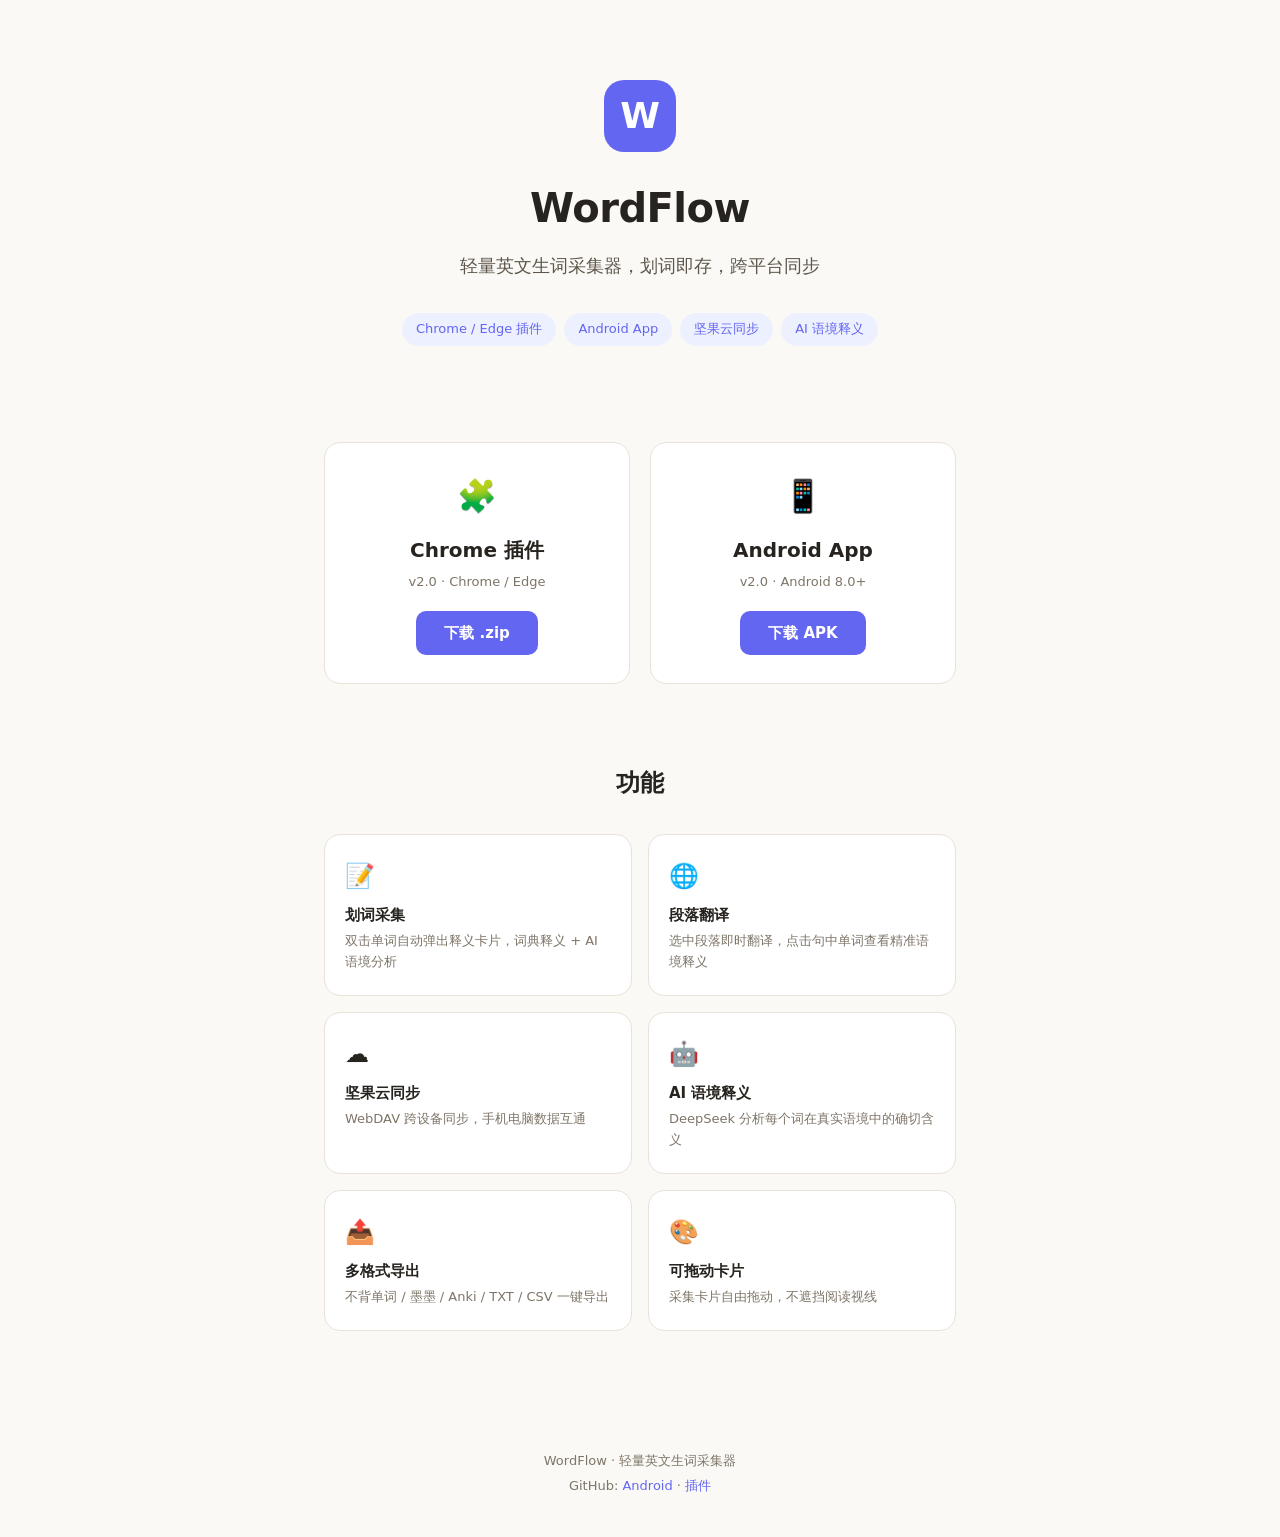
<file: index.html>
<!DOCTYPE html>
<html lang="zh-CN">
<head>
<meta charset="UTF-8">
<meta name="viewport" content="width=device-width, initial-scale=1.0">
<title>WordFlow — 轻量英文生词采集器</title>
<style>
:root {
  --accent: #6366F1;
  --accent-hover: #4F46E5;
  --green: #1A6B5A;
  --surface: #FAF9F5;
  --card: #FFFFFF;
  --text: #27231F;
  --text2: #5E564B;
  --text3: #7E7568;
  --border: #E8E3DA;
  --radius: 16px;
  --font: -apple-system, BlinkMacSystemFont, "Segoe UI", "PingFang SC", "Noto Sans SC", system-ui, sans-serif;
}

* { margin: 0; padding: 0; box-sizing: border-box; }

body {
  font-family: var(--font);
  background: var(--surface);
  color: var(--text);
  line-height: 1.6;
  min-height: 100vh;
}

/* Hero */
.hero {
  text-align: center;
  padding: 80px 24px 60px;
}

.hero-icon {
  width: 72px;
  height: 72px;
  background: var(--accent);
  border-radius: 20px;
  display: inline-flex;
  align-items: center;
  justify-content: center;
  font-size: 36px;
  color: #fff;
  font-weight: 700;
  margin-bottom: 24px;
}

.hero h1 {
  font-size: 40px;
  font-weight: 700;
  letter-spacing: -0.5px;
  margin-bottom: 12px;
}

.hero p {
  font-size: 18px;
  color: var(--text2);
  max-width: 440px;
  margin: 0 auto 32px;
}

.hero-badges {
  display: flex;
  gap: 8px;
  justify-content: center;
  flex-wrap: wrap;
  margin-bottom: 36px;
}

.badge {
  padding: 6px 14px;
  border-radius: 20px;
  font-size: 13px;
  font-weight: 500;
  background: #EDF0FF;
  color: var(--accent);
}

/* Download section */
.download-section {
  max-width: 680px;
  margin: 0 auto;
  padding: 0 24px 80px;
}

.download-grid {
  display: grid;
  grid-template-columns: 1fr 1fr;
  gap: 20px;
}

@media (max-width: 600px) {
  .download-grid { grid-template-columns: 1fr; }
}

.download-card {
  background: var(--card);
  border-radius: var(--radius);
  padding: 28px 24px;
  border: 1px solid var(--border);
  text-align: center;
}

.download-card .icon {
  font-size: 32px;
  margin-bottom: 12px;
}

.download-card h3 {
  font-size: 20px;
  margin-bottom: 6px;
}

.download-card .meta {
  font-size: 13px;
  color: var(--text3);
  margin-bottom: 18px;
}

.download-btn {
  display: inline-block;
  padding: 10px 28px;
  background: var(--accent);
  color: #fff;
  border-radius: 10px;
  text-decoration: none;
  font-weight: 600;
  font-size: 15px;
  transition: background 0.15s;
}

.download-btn:hover { background: var(--accent-hover); }

.download-btn.secondary {
  background: transparent;
  color: var(--accent);
  border: 1px solid var(--accent);
  margin-left: 8px;
}

.download-btn.secondary:hover { background: #EDF0FF; }

/* Features */
.features {
  max-width: 680px;
  margin: 0 auto;
  padding: 0 24px 80px;
}

.features h2 {
  text-align: center;
  font-size: 24px;
  margin-bottom: 32px;
}

.feature-grid {
  display: grid;
  grid-template-columns: 1fr 1fr;
  gap: 16px;
}

@media (max-width: 600px) {
  .feature-grid { grid-template-columns: 1fr; }
}

.feature-item {
  background: var(--card);
  border-radius: var(--radius);
  padding: 22px 20px;
  border: 1px solid var(--border);
}

.feature-item .f-icon {
  font-size: 24px;
  margin-bottom: 8px;
}

.feature-item h4 {
  font-size: 15px;
  margin-bottom: 4px;
}

.feature-item p {
  font-size: 13px;
  color: var(--text3);
}

/* Footer */
footer {
  text-align: center;
  padding: 40px 24px;
  color: var(--text3);
  font-size: 13px;
}

footer a {
  color: var(--accent);
  text-decoration: none;
}
</style>
</head>
<body>

<div class="hero">
  <div class="hero-icon">W</div>
  <h1>WordFlow</h1>
  <p>轻量英文生词采集器，划词即存，跨平台同步</p>
  <div class="hero-badges">
    <span class="badge">Chrome / Edge 插件</span>
    <span class="badge">Android App</span>
    <span class="badge">坚果云同步</span>
    <span class="badge">AI 语境释义</span>
  </div>
</div>

<div class="download-section">
  <div class="download-grid">
    <div class="download-card">
      <div class="icon">🧩</div>
      <h3>Chrome 插件</h3>
      <div class="meta">v2.0 · Chrome / Edge</div>
      <a class="download-btn" href="https://github.com/ysy264/wordflow_plugin/releases/latest" target="_blank">下载 .zip</a>
    </div>
    <div class="download-card">
      <div class="icon">📱</div>
      <h3>Android App</h3>
      <div class="meta">v2.0 · Android 8.0+</div>
      <a class="download-btn" href="https://github.com/ysy264/wordflow_android/releases/latest" target="_blank">下载 APK</a>
    </div>
  </div>
</div>

<div class="features">
  <h2>功能</h2>
  <div class="feature-grid">
    <div class="feature-item">
      <div class="f-icon">📝</div>
      <h4>划词采集</h4>
      <p>双击单词自动弹出释义卡片，词典释义 + AI 语境分析</p>
    </div>
    <div class="feature-item">
      <div class="f-icon">🌐</div>
      <h4>段落翻译</h4>
      <p>选中段落即时翻译，点击句中单词查看精准语境释义</p>
    </div>
    <div class="feature-item">
      <div class="f-icon">☁️</div>
      <h4>坚果云同步</h4>
      <p>WebDAV 跨设备同步，手机电脑数据互通</p>
    </div>
    <div class="feature-item">
      <div class="f-icon">🤖</div>
      <h4>AI 语境释义</h4>
      <p>DeepSeek 分析每个词在真实语境中的确切含义</p>
    </div>
    <div class="feature-item">
      <div class="f-icon">📤</div>
      <h4>多格式导出</h4>
      <p>不背单词 / 墨墨 / Anki / TXT / CSV 一键导出</p>
    </div>
    <div class="feature-item">
      <div class="f-icon">🎨</div>
      <h4>可拖动卡片</h4>
      <p>采集卡片自由拖动，不遮挡阅读视线</p>
    </div>
  </div>
</div>

<footer>
  <p>WordFlow · 轻量英文生词采集器</p>
  <p style="margin-top:4px">GitHub: <a href="https://github.com/ysy264/wordflow_android" target="_blank">Android</a> · <a href="https://github.com/ysy264/wordflow_plugin" target="_blank">插件</a></p>
</footer>

</body>
</html>
</file>
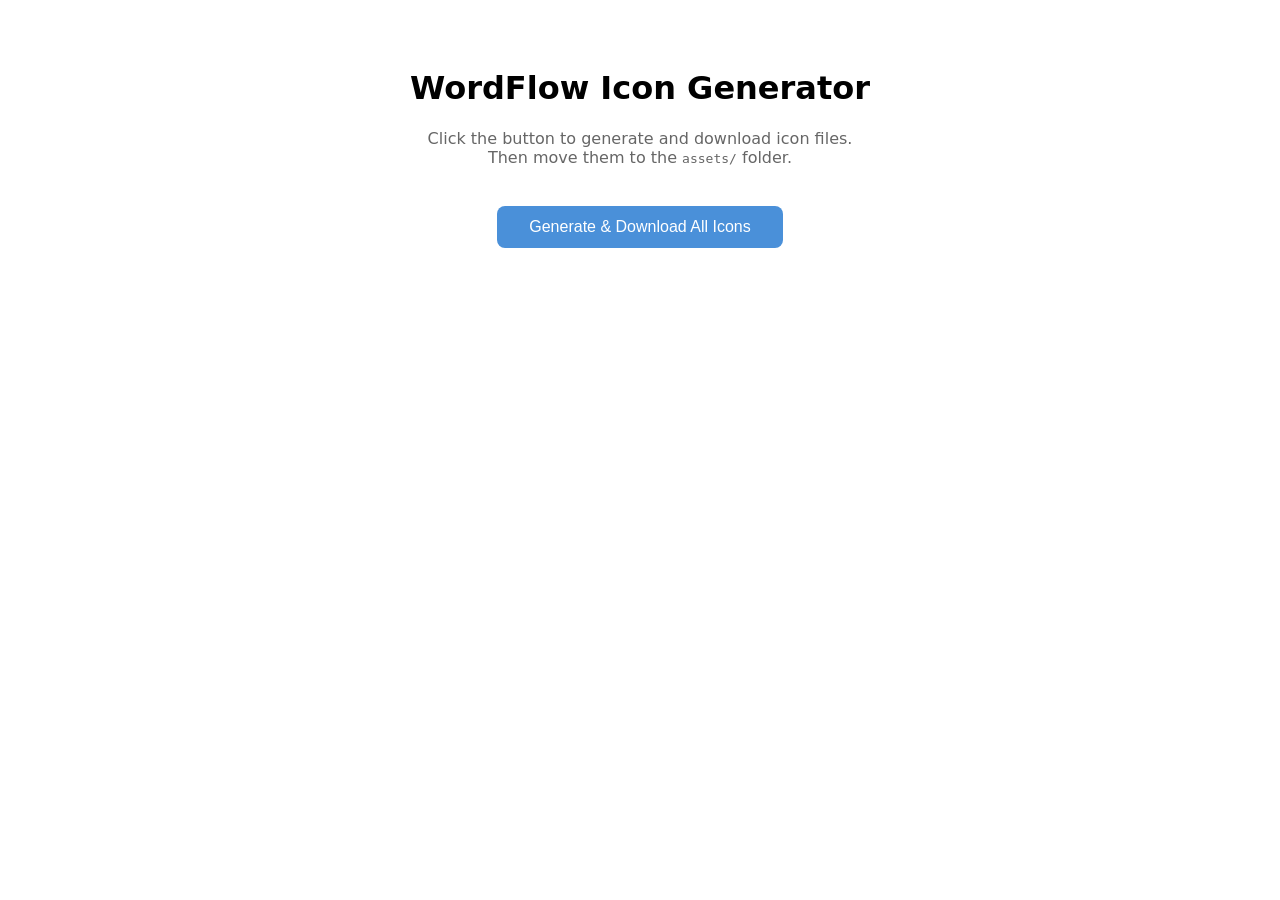
<file: generate_icons.html>
<!DOCTYPE html>
<html>
<head>
  <meta charset="UTF-8">
  <title>WordFlow Icon Generator</title>
  <style>
    body { font-family: system-ui; padding: 40px; text-align: center; }
    canvas { border: 1px solid #eee; margin: 10px; }
    .info { color: #666; margin: 20px 0; }
    button { padding: 12px 32px; font-size: 16px; background: #4A90D9; color: #fff; border: none; border-radius: 8px; cursor: pointer; }
    button:hover { background: #3d7fc4; }
    .done { color: #27ae60; font-weight: bold; margin-top: 20px; }
  </style>
</head>
<body>
  <h1>WordFlow Icon Generator</h1>
  <p class="info">Click the button to generate and download icon files.<br>Then move them to the <code>assets/</code> folder.</p>
  <div id="canvases"></div>
  <br>
  <button onclick="generateAll()">Generate & Download All Icons</button>
  <div id="status"></div>

  <script>
    const sizes = [16, 48, 128];

    function drawIcon(size) {
      const canvas = document.createElement('canvas');
      canvas.width = size;
      canvas.height = size;
      const ctx = canvas.getContext('2d');

      // Background: rounded rectangle
      const radius = size * 0.22;
      ctx.beginPath();
      ctx.moveTo(radius, 0);
      ctx.lineTo(size - radius, 0);
      ctx.quadraticCurveTo(size, 0, size, radius);
      ctx.lineTo(size, size - radius);
      ctx.quadraticCurveTo(size, size, size - radius, size);
      ctx.lineTo(radius, size);
      ctx.quadraticCurveTo(0, size, 0, size - radius);
      ctx.lineTo(0, radius);
      ctx.quadraticCurveTo(0, 0, radius, 0);
      ctx.closePath();
      ctx.fillStyle = '#4A90D9';
      ctx.fill();

      // Letter "W"
      ctx.fillStyle = '#ffffff';
      ctx.textAlign = 'center';
      ctx.textBaseline = 'middle';
      ctx.font = `bold ${size * 0.55}px system-ui, -apple-system, sans-serif`;
      ctx.fillText('W', size / 2, size / 2 + size * 0.03);

      // Show on page
      document.getElementById('canvases').appendChild(canvas);
      const label = document.createElement('span');
      label.textContent = ` ${size}x${size} `;
      document.getElementById('canvases').appendChild(label);

      return canvas;
    }

    function downloadCanvas(canvas, filename) {
      const link = document.createElement('a');
      link.download = filename;
      link.href = canvas.toDataURL('image/png');
      link.click();
    }

    function generateAll() {
      document.getElementById('canvases').innerHTML = '';

      sizes.forEach((size, i) => {
        setTimeout(() => {
          const canvas = drawIcon(size);
          downloadCanvas(canvas, `icon${size}.png`);
          if (i === sizes.length - 1) {
            document.getElementById('status').innerHTML =
              '<p class="done">All 3 icons downloaded!</p>' +
              '<p class="info">Move icon16.png, icon48.png, icon128.png to the <code>assets/</code> folder.</p>';
          }
        }, i * 500); // stagger downloads
      });
    }
  </script>
</body>
</html>
</file>
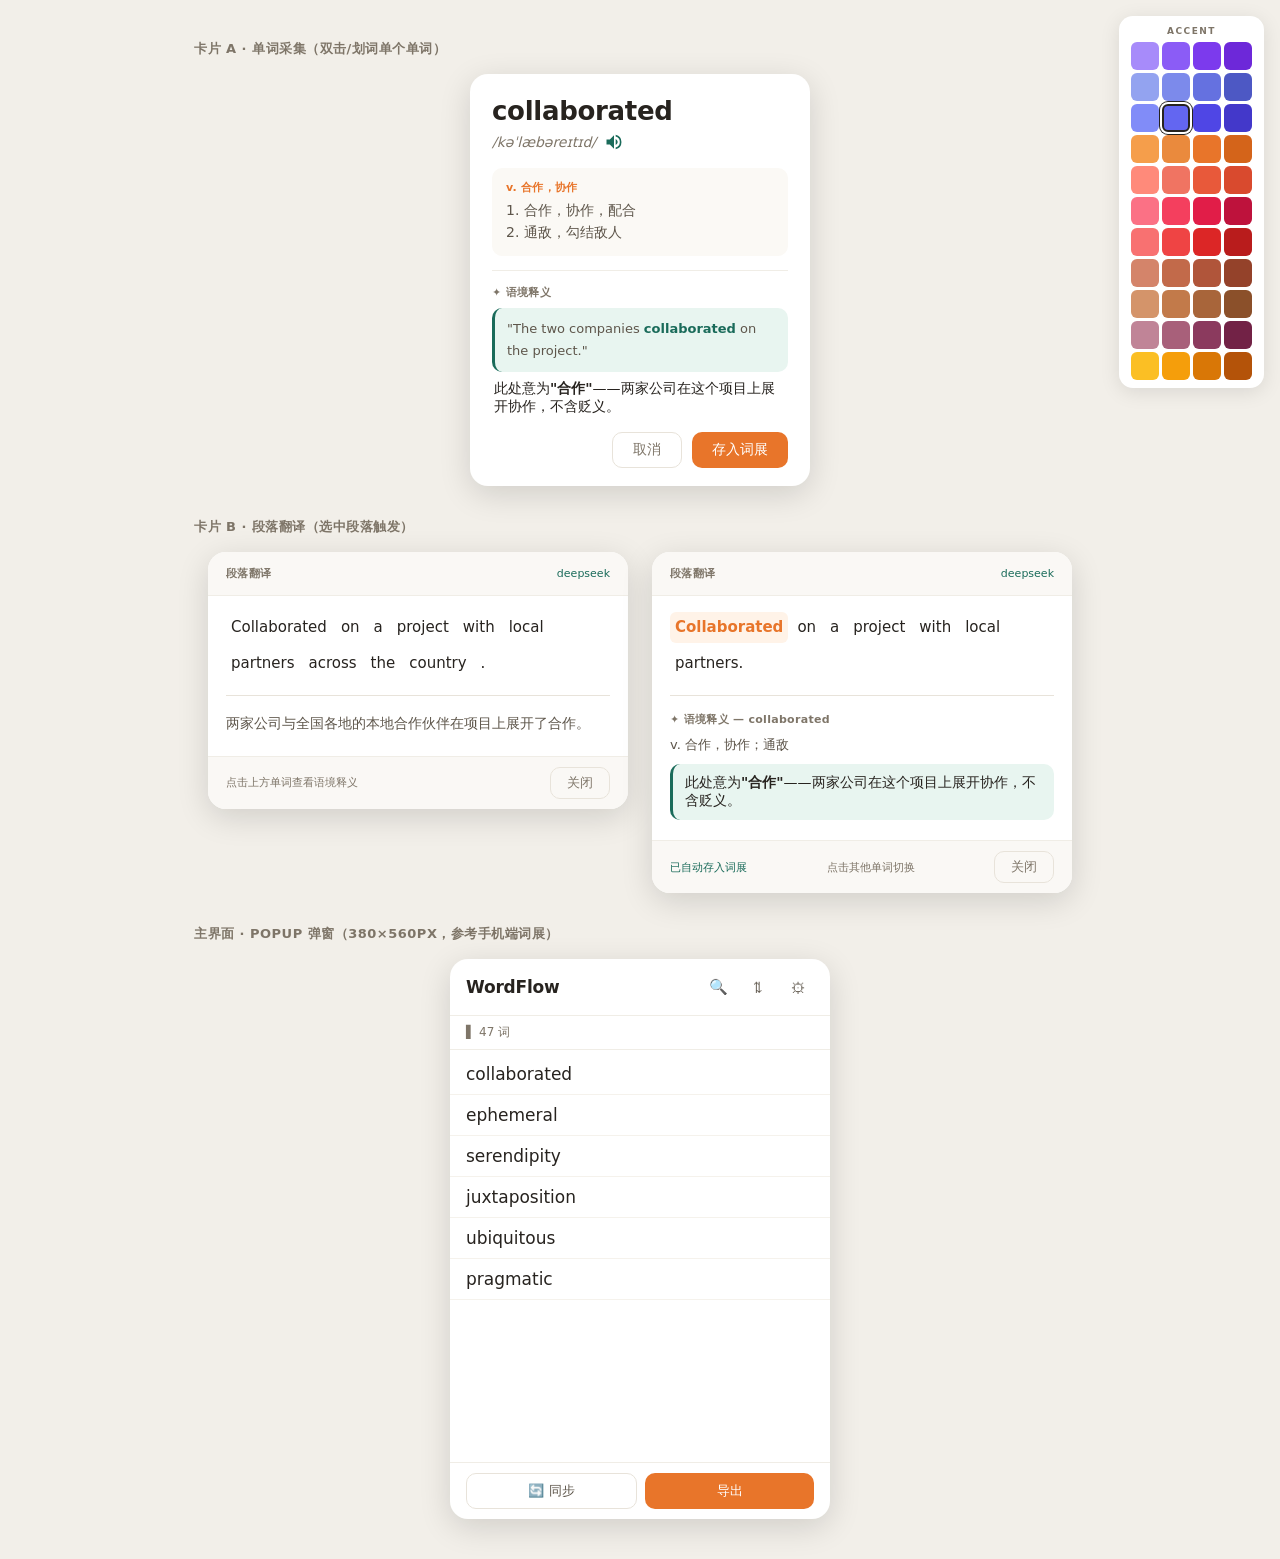
<file: prototype_v2.html>
<!DOCTYPE html>
<html lang="zh-CN">
<head>
<meta charset="UTF-8">
<meta name="viewport" content="width=device-width, initial-scale=1.0">
<title>WordFlow v2 — 高保真原型</title>
<style>
/* ========================================
   WordFlow v2 Design System
   兼顾 Android Compose 风格 + 沙拉查词优雅
   ======================================== */

:root {
  --accent: #E8752A;
  --accent-light: #FFF3E8;
  --accent-dark: #C25D1A;
  --green: #1A6B5A;
  --green-light: #E8F5F0;
  --surface: #FFFFFF;
  --surface-alt: #FBF9F5;
  --text-primary: #27231F;
  --text-secondary: #5E564B;
  --text-muted: #7E7568;
  --border: #E8E3DA;
  --divider: #F0EDE6;
  --shadow-sm: 0 1px 3px rgba(0,0,0,0.06);
  --shadow-md: 0 4px 20px rgba(0,0,0,0.10);
  --shadow-lg: 0 8px 32px rgba(0,0,0,0.14);
  --radius-sm: 10px;
  --radius-md: 14px;
  --radius-lg: 18px;
  --font: -apple-system, BlinkMacSystemFont, "Segoe UI", "PingFang SC", "Noto Sans SC", system-ui, sans-serif;
}

* { margin: 0; padding: 0; box-sizing: border-box; }

body {
  font-family: var(--font);
  background: #F2EFE9;
  color: var(--text-primary);
  display: flex;
  justify-content: center;
  padding: 40px 20px;
  min-height: 100vh;
}

/* ====== Layout ====== */

/* ====== Color Switcher ====== */

.color-switcher {
  position: fixed;
  top: 16px;
  right: 16px;
  background: var(--surface);
  border-radius: var(--radius-md);
  box-shadow: var(--shadow-md);
  padding: 10px 12px 8px;
  z-index: 100;
  display: flex;
  flex-direction: column;
  gap: 2px;
}

.switcher-label {
  font-size: 9px;
  font-weight: 700;
  color: var(--text-muted);
  letter-spacing: 1.5px;
  text-align: center;
  margin-bottom: 4px;
}

.switcher-rows {
  display: flex;
  flex-direction: column;
  gap: 3px;
}

.swatch-row {
  display: flex;
  gap: 3px;
}

.color-btn {
  width: 28px;
  height: 28px;
  border-radius: 6px;
  border: 2px solid transparent;
  cursor: pointer;
  transition: all 0.15s;
  position: relative;
}

.color-btn:hover { transform: scale(1.12); z-index: 1; }

.color-btn.active {
  border-color: var(--text-primary);
  box-shadow: 0 0 0 2px var(--surface), 0 0 0 3px var(--text-primary);
}

@media (max-width: 500px) {
  .color-switcher {
    top: 8px;
    right: 8px;
    padding: 8px 10px 6px;
  }
  .color-btn { width: 24px; height: 24px; border-radius: 5px; }
}

.prototype-container {
  display: flex;
  flex-direction: column;
  gap: 32px;
  max-width: 900px;
  width: 100%;
}

.section-title {
  font-size: 13px;
  font-weight: 600;
  letter-spacing: 0.5px;
  color: var(--text-muted);
  text-transform: uppercase;
  margin-bottom: -16px;
  padding-left: 4px;
}

.demo-row {
  display: flex;
  gap: 24px;
  flex-wrap: wrap;
  justify-content: center;
}

/* ====== Card A: Word Collection ====== */

.word-collect-card {
  width: 340px;
  background: var(--surface);
  border-radius: var(--radius-lg);
  box-shadow: var(--shadow-lg);
  padding: 22px 22px 18px;
  font-family: var(--font);
  position: relative;
}

.word-collect-card .word-row {
  display: flex;
  align-items: baseline;
  justify-content: space-between;
  margin-bottom: 6px;
}

.word-collect-card .word-text {
  font-size: 26px;
  font-weight: 700;
  color: var(--text-primary);
  letter-spacing: -0.3px;
}

.word-collect-card .phonetic-row {
  display: flex;
  align-items: center;
  gap: 8px;
  margin-bottom: 16px;
}

.word-collect-card .phonetic {
  font-size: 14px;
  color: var(--text-muted);
  font-style: italic;
}

.word-collect-card .speaker-btn {
  width: 20px;
  height: 20px;
  cursor: pointer;
  color: var(--green);
  display: flex;
  align-items: center;
  justify-content: center;
  border-radius: 50%;
  transition: background 0.15s;
}

.word-collect-card .speaker-btn:hover { background: var(--green-light); }

.word-collect-card .dict-section {
  background: var(--surface-alt);
  border-radius: var(--radius-sm);
  padding: 12px 14px;
  margin-bottom: 12px;
}

.word-collect-card .dict-pos {
  font-size: 11px;
  font-weight: 600;
  color: var(--accent);
  margin-bottom: 4px;
  letter-spacing: 0.3px;
}

.word-collect-card .dict-def {
  font-size: 14px;
  color: var(--text-secondary);
  line-height: 1.6;
}

.word-collect-card .divider {
  height: 1px;
  background: var(--divider);
  margin: 14px 0;
}

.word-collect-card .context-section {
  margin-bottom: 16px;
}

.word-collect-card .context-label {
  font-size: 11px;
  font-weight: 600;
  color: var(--text-muted);
  margin-bottom: 8px;
  letter-spacing: 0.3px;
}

.word-collect-card .context-sentence {
  font-size: 13px;
  color: var(--text-secondary);
  line-height: 1.7;
  padding: 10px 12px;
  background: var(--green-light);
  border-radius: var(--radius-sm);
  border-left: 3px solid var(--green);
}

.word-collect-card .context-sentence .target {
  font-weight: 700;
  color: var(--green);
}

.word-collect-card .context-meaning {
  font-size: 14px;
  color: var(--text-primary);
  margin-top: 8px;
  padding-left: 2px;
}

.word-collect-card .btn-row {
  display: flex;
  gap: 10px;
  justify-content: flex-end;
}

.word-collect-card .btn {
  padding: 8px 20px;
  border-radius: var(--radius-sm);
  font-size: 14px;
  font-weight: 500;
  cursor: pointer;
  border: none;
  font-family: var(--font);
  transition: opacity 0.15s;
}

.word-collect-card .btn:hover { opacity: 0.85; }

.word-collect-card .btn-cancel {
  background: transparent;
  color: var(--text-muted);
  border: 1px solid var(--border);
}

.word-collect-card .btn-save {
  background: var(--accent);
  color: #fff;
}

/* ====== Card B: Paragraph Translation (Saladict inspired) ====== */

.para-translate-card {
  width: 420px;
  background: var(--surface);
  border-radius: var(--radius-lg);
  box-shadow: var(--shadow-lg);
  padding: 0;
  font-family: var(--font);
  overflow: hidden;
}

.para-translate-card .card-header {
  display: flex;
  align-items: center;
  justify-content: space-between;
  padding: 14px 18px;
  background: #FAF8F5;
  border-bottom: 1px solid var(--divider);
}

.para-translate-card .card-header-label {
  font-size: 11px;
  font-weight: 600;
  color: var(--text-muted);
  letter-spacing: 0.4px;
}

.para-translate-card .card-header-source {
  font-size: 11px;
  color: var(--green);
  font-weight: 500;
}

.para-translate-card .source-section {
  padding: 16px 18px;
}

.para-translate-card .source-text {
  font-size: 15px;
  line-height: 1.8;
  color: var(--text-primary);
  display: flex;
  flex-wrap: wrap;
  gap: 5px 4px;
}

.para-translate-card .source-word {
  padding: 2px 5px;
  border-radius: 6px;
  cursor: pointer;
  transition: background 0.15s;
  font-size: 15px;
}

.para-translate-card .source-word:hover {
  background: var(--accent-light);
}

.para-translate-card .source-word.selected {
  background: var(--accent-light);
  font-weight: 700;
  color: var(--accent);
}

.para-translate-card .thick-divider {
  height: 1px;
  background: var(--border);
  margin: 0 18px;
}

.para-translate-card .translation-section {
  padding: 16px 18px 20px;
  min-height: 60px;
}

/* Default state: full translation */
.para-translate-card .full-translation {
  font-size: 14px;
  line-height: 1.7;
  color: var(--text-secondary);
}

/* Word-selected state: contextual meaning */
.para-translate-card .contextual-panel {
  display: none;
}

.para-translate-card.word-selected .full-translation {
  display: none;
}

.para-translate-card.word-selected .contextual-panel {
  display: block;
}

.para-translate-card .contextual-label {
  font-size: 11px;
  font-weight: 600;
  color: var(--text-muted);
  margin-bottom: 8px;
  letter-spacing: 0.3px;
}

.para-translate-card .contextual-dict {
  font-size: 13px;
  color: var(--text-secondary);
  margin-bottom: 10px;
  line-height: 1.5;
}

.para-translate-card .contextual-ai {
  font-size: 14px;
  color: var(--text-primary);
  background: var(--green-light);
  padding: 10px 12px;
  border-radius: var(--radius-sm);
  border-left: 3px solid var(--green);
  font-weight: 500;
}

.para-translate-card .card-footer {
  padding: 10px 18px;
  display: flex;
  justify-content: space-between;
  align-items: center;
  border-top: 1px solid var(--divider);
  background: #FAF8F5;
}

.para-translate-card .save-hint {
  font-size: 11px;
  color: var(--green);
  font-weight: 500;
}

.para-translate-card .btn-close {
  font-size: 13px;
  padding: 6px 16px;
  border: 1px solid var(--border);
  border-radius: var(--radius-sm);
  background: transparent;
  color: var(--text-muted);
  cursor: pointer;
  font-family: var(--font);
}

/* ====== Card B variants in a row ====== */

.cards-row {
  display: flex;
  gap: 24px;
  flex-wrap: wrap;
  justify-content: center;
  align-items: flex-start;
}

/* ====== Main Popup (380 x 560) ====== */

.popup-frame {
  width: 380px;
  height: 560px;
  background: var(--surface);
  position: relative;
  border-radius: var(--radius-lg);
  box-shadow: var(--shadow-lg);
  display: flex;
  flex-direction: column;
  overflow: hidden;
  font-family: var(--font);
}

.popup-frame .popup-header {
  display: flex;
  align-items: center;
  justify-content: space-between;
  padding: 12px 16px;
  border-bottom: 1px solid var(--divider);
  flex-shrink: 0;
}

.popup-frame .popup-logo {
  font-size: 17px;
  font-weight: 700;
  color: var(--text-primary);
  letter-spacing: -0.2px;
}

.popup-frame .popup-actions {
  display: flex;
  gap: 8px;
}

.popup-frame .icon-btn {
  width: 32px;
  height: 32px;
  border-radius: 8px;
  border: none;
  background: transparent;
  cursor: pointer;
  display: flex;
  align-items: center;
  justify-content: center;
  font-size: 15px;
  color: var(--text-secondary);
}

.popup-frame .icon-btn:hover { background: var(--divider); }

.popup-frame .count-bar {
  padding: 8px 16px;
  font-size: 12px;
  color: var(--text-muted);
  font-weight: 500;
  border-bottom: 1px solid var(--divider);
}

.popup-frame .word-list {
  flex: 1;
  overflow-y: auto;
  padding: 4px 0;
}

.popup-frame .word-item {
  padding: 10px 16px;
  cursor: pointer;
  border-bottom: 1px solid #F5F2EC;
  transition: background 0.12s;
}

.popup-frame .word-item:hover { background: #FBF9F5; }

.popup-frame .word-item.expanded {
  background: var(--accent-light);
}

.popup-frame .word-item-header {
  display: flex;
  align-items: center;
  justify-content: space-between;
}

.popup-frame .word-item-word {
  font-size: 17px;
  font-weight: 500;
  color: var(--text-primary);
}

.popup-frame .word-item.expanded .word-item-word {
  color: var(--accent);
  font-weight: 700;
}

.popup-frame .expand-detail {
  display: none;
  margin-top: 8px;
  padding-top: 8px;
  border-top: 1px solid rgba(0,0,0,0.05);
}

.popup-frame .word-item.expanded .expand-detail {
  display: block;
}

.popup-frame .expand-phonetic {
  font-size: 13px;
  color: var(--text-muted);
  font-style: italic;
  margin-bottom: 6px;
}

.popup-frame .expand-def {
  font-size: 13px;
  color: var(--text-secondary);
  line-height: 1.5;
}

.popup-frame .expand-def .meaning-primary {
  color: var(--green);
  font-weight: 600;
}

.popup-frame .expand-def .meaning-rest {
  color: var(--text-muted);
}

.popup-frame .expand-actions {
  display: flex;
  gap: 8px;
  margin-top: 8px;
}

.popup-frame .expand-actions button {
  font-size: 11px;
  padding: 4px 10px;
  border-radius: 6px;
  border: 1px solid var(--border);
  background: transparent;
  cursor: pointer;
  font-family: var(--font);
  color: var(--text-secondary);
}

.popup-frame .popup-footer {
  padding: 10px 16px;
  border-top: 1px solid var(--divider);
  display: flex;
  gap: 8px;
  flex-shrink: 0;
}

.popup-frame .popup-footer button {
  flex: 1;
  padding: 8px;
  border-radius: var(--radius-sm);
  font-size: 13px;
  font-weight: 500;
  cursor: pointer;
  font-family: var(--font);
  border: none;
}

.popup-frame .btn-export {
  background: var(--accent);
  color: #fff;
}

.popup-frame .btn-sync {
  background: transparent;
  border: 1px solid var(--border) !important;
  color: var(--text-secondary);
}

/* ====== Settings Panel ====== */

.settings-overlay {
  position: absolute;
  inset: 0;
  background: var(--surface);
  z-index: 10;
  display: flex;
  flex-direction: column;
  border-radius: var(--radius-lg);
}

.settings-header {
  display: flex;
  align-items: center;
  justify-content: space-between;
  padding: 12px 16px;
  border-bottom: 1px solid var(--divider);
  flex-shrink: 0;
}

.settings-title {
  font-size: 17px;
  font-weight: 700;
  color: var(--text-primary);
}

.settings-body {
  flex: 1;
  overflow-y: auto;
  padding: 8px 0;
}

.setting-item {
  display: flex;
  align-items: center;
  justify-content: space-between;
  padding: 14px 16px;
  gap: 12px;
}

.setting-info {
  flex: 1;
  min-width: 0;
}

.setting-label {
  font-size: 14px;
  font-weight: 500;
  color: var(--text-primary);
  margin-bottom: 2px;
}

.setting-desc {
  font-size: 12px;
  color: var(--text-muted);
}

.setting-select {
  font-size: 12px;
  padding: 6px 10px;
  border-radius: 6px;
  border: 1px solid var(--border);
  background: var(--surface);
  color: var(--text-secondary);
  font-family: var(--font);
  cursor: pointer;
}

.setting-btn {
  font-size: 12px;
  padding: 6px 14px;
  border-radius: 6px;
  border: 1px solid var(--border);
  background: var(--surface);
  color: var(--accent);
  cursor: pointer;
  font-family: var(--font);
  font-weight: 500;
}

.setting-btn.danger {
  color: #DC2626;
  border-color: #FECACA;
  background: #FFF5F5;
}

.toggle-switch {
  position: relative;
  width: 44px;
  height: 26px;
  cursor: pointer;
}

.toggle-switch input { display: none; }

.toggle-track {
  position: absolute;
  inset: 0;
  background: #E0DCD5;
  border-radius: 13px;
  transition: background 0.2s;
}

.toggle-track::after {
  content: '';
  position: absolute;
  top: 3px;
  left: 3px;
  width: 20px;
  height: 20px;
  background: #fff;
  border-radius: 50%;
  transition: transform 0.2s;
  box-shadow: 0 1px 3px rgba(0,0,0,0.15);
}

.toggle-switch input:checked + .toggle-track {
  background: var(--accent);
}

.toggle-switch input:checked + .toggle-track::after {
  transform: translateX(18px);
}

.setting-divider {
  height: 1px;
  background: var(--divider);
  margin: 4px 16px;
}

.setting-footer {
  padding: 16px;
  text-align: center;
  font-size: 11px;
  color: var(--text-muted);
  opacity: 0.6;
}

.settings-gear {
  font-size: 16px;
}

/* ====== Toast ====== */

.toast {
  position: fixed;
  top: 24px;
  left: 50%;
  transform: translateX(-50%);
  background: #333;
  color: #fff;
  padding: 8px 20px;
  border-radius: 20px;
  font-size: 13px;
  font-family: var(--font);
  pointer-events: none;
  opacity: 0;
  transition: opacity 0.2s;
  z-index: 999;
}

.toast.show {
  opacity: 1;
}

/* ====== Responsive ====== */

@media (max-width: 500px) {
  .word-collect-card { width: 100%; }
  .para-translate-card { width: 100%; }
  .popup-frame { width: 100%; }
}
</style>
</head>
<body>

<!-- Color Switcher -->
<div class="color-switcher" id="colorSwitcher">
  <div class="switcher-label">ACCENT</div>
  <div class="switcher-rows" id="switcherRows"></div>
</div>

<div class="prototype-container">

  <div class="section-title">卡片 A · 单词采集（双击/划词单个单词）</div>
  <div class="demo-row">
    <!-- Word Collection Card -->
    <div class="word-collect-card">
      <div class="word-row">
        <span class="word-text">collaborated</span>
      </div>
      <div class="phonetic-row">
        <span class="phonetic">/kəˈlæbəreɪtɪd/</span>
        <svg class="speaker-btn" viewBox="0 0 24 24" fill="currentColor" width="20" height="20" onclick="showToast('🔊 发音播放中')">
          <path d="M3 9v6h4l5 5V4L7 9H3zm13.5 3A4.5 4.5 0 0 0 14 8.5v7a4.47 4.47 0 0 0 2.5-3.5zM14 3.23v2.06a7.007 7.007 0 0 1 0 13.42v2.06A9.01 9.01 0 0 0 14 3.23z"/>
        </svg>
      </div>

      <div class="dict-section">
        <div class="dict-pos">v. 合作，协作</div>
        <div class="dict-def">1. 合作，协作，配合<br>2. 通敌，勾结敌人</div>
      </div>

      <div class="divider"></div>

      <div class="context-section">
        <div class="context-label">✦ 语境释义</div>
        <div class="context-sentence">
          "The two companies <span class="target">collaborated</span> on the project."
        </div>
        <div class="context-meaning">此处意为<strong>"合作"</strong>——两家公司在这个项目上展开协作，不含贬义。</div>
      </div>

      <div class="btn-row">
        <button class="btn btn-cancel" onclick="showToast('已关闭')">取消</button>
        <button class="btn btn-save" onclick="showToast('✓ 已存入词展')">存入词展</button>
      </div>
    </div>
  </div>

  <div class="section-title">卡片 B · 段落翻译（选中段落触发）</div>
  <div class="cards-row">
    <!-- Translation Card: Default state (full translation) -->
    <div class="para-translate-card" id="transCard1">
      <div class="card-header">
        <span class="card-header-label">段落翻译</span>
        <span class="card-header-source">deepseek</span>
      </div>

      <div class="source-section">
        <div class="source-text" id="sourceText1">
          <span class="source-word" onclick="selectWord(this, 'transCard1', 'collaborated', '/kəˈlæbəreɪtɪd/', 'v. 合作，协作；通敌', '此处意为"合作"——两家公司在这个项目上展开协作，不含贬义。')">Collaborated</span>
          <span class="source-word" onclick="selectWord(this, 'transCard1', 'on', '', '', '')">on</span>
          <span class="source-word" onclick="selectWord(this, 'transCard1', 'a', '', '', '')">a</span>
          <span class="source-word" onclick="selectWord(this, 'transCard1', 'project', '/ˈprɒdʒekt/', 'n. 项目，工程，计划', '此处意为"项目"——指两家公司合作的具体商业项目。')">project</span>
          <span class="source-word" onclick="selectWord(this, 'transCard1', 'with', '', '', '')">with</span>
          <span class="source-word" onclick="selectWord(this, 'transCard1', 'local', '', '', '')">local</span>
          <span class="source-word" onclick="selectWord(this, 'transCard1', 'partners', '', '', '')">partners</span>
          <span class="source-word" onclick="selectWord(this, 'transCard1', 'across', '', '', '')">across</span>
          <span class="source-word" onclick="selectWord(this, 'transCard1', 'the', '', '', '')">the</span>
          <span class="source-word" onclick="selectWord(this, 'transCard1', 'country', '', '', '')">country</span>
          <span class="source-word" onclick="selectWord(this, 'transCard1', '.', '', '', '')">.</span>
        </div>
      </div>

      <div class="thick-divider"></div>

      <div class="translation-section">
        <div class="full-translation">
          两家公司与全国各地的本地合作伙伴在项目上展开了合作。
        </div>
        <div class="contextual-panel">
          <div class="contextual-label">✦ 语境释义 — <strong id="selectedWord1"></strong></div>
          <div class="contextual-dict" id="dictDef1"></div>
          <div class="contextual-ai" id="aiMeaning1"></div>
        </div>
      </div>

      <div class="card-footer">
        <span class="save-hint" id="saveHint1" style="display:none">已自动存入词展</span>
        <span style="font-size:11px;color:var(--text-muted)">点击上方单词查看语境释义</span>
        <button class="btn-close" onclick="showToast('已关闭')">关闭</button>
      </div>
    </div>

    <!-- Translation Card: Word selected state (static preview) -->
    <div class="para-translate-card word-selected" style="align-self:flex-start">
      <div class="card-header">
        <span class="card-header-label">段落翻译</span>
        <span class="card-header-source">deepseek</span>
      </div>

      <div class="source-section">
        <div class="source-text">
          <span class="source-word selected">Collaborated</span>
          <span class="source-word" style="cursor:default">on</span>
          <span class="source-word" style="cursor:default">a</span>
          <span class="source-word" style="cursor:default">project</span>
          <span class="source-word" style="cursor:default">with</span>
          <span class="source-word" style="cursor:default">local</span>
          <span class="source-word" style="cursor:default">partners.</span>
        </div>
      </div>

      <div class="thick-divider"></div>

      <div class="translation-section">
        <div class="full-translation" style="display:none"></div>
        <div class="contextual-panel">
          <div class="contextual-label">✦ 语境释义 — <strong>collaborated</strong></div>
          <div class="contextual-dict">v. 合作，协作；通敌</div>
          <div class="contextual-ai">此处意为<strong>"合作"</strong>——两家公司在这个项目上展开协作，不含贬义。</div>
        </div>
      </div>

      <div class="card-footer">
        <span class="save-hint">已自动存入词展</span>
        <span style="font-size:11px;color:var(--text-muted)">点击其他单词切换</span>
        <button class="btn-close" onclick="showToast('已关闭')">关闭</button>
      </div>
    </div>
  </div>

  <div class="section-title">主界面 · Popup 弹窗（380×560px，参考手机端词展）</div>
  <div style="display:flex;justify-content:center">
    <div class="popup-frame">
      <div class="popup-header">
        <span class="popup-logo">WordFlow</span>
        <div class="popup-actions">
          <button class="icon-btn" title="搜索" onclick="showToast('搜索')">🔍</button>
          <button class="icon-btn" title="排序" onclick="showToast('排序切换')">⇅</button>
          <button class="icon-btn settings-gear" title="设置" onclick="toggleSettings()">⚙</button>
        </div>
      </div>

      <!-- Settings Panel (overlay) -->
      <div class="settings-overlay" id="settingsOverlay" style="display:none">
        <div class="settings-header">
          <span class="settings-title">设置</span>
          <button class="icon-btn" onclick="toggleSettings()">✕</button>
        </div>
        <div class="settings-body">
          <div class="setting-item">
            <div class="setting-info">
              <div class="setting-label">划词模式</div>
              <div class="setting-desc">选中即弹</div>
            </div>
            <select class="setting-select">
              <option>选中即弹</option>
              <option>关闭划词</option>
            </select>
          </div>
          <div class="setting-item">
            <div class="setting-info">
              <div class="setting-label">自动发音</div>
              <div class="setting-desc">查词成功后自动播放</div>
            </div>
            <label class="toggle-switch"><input type="checkbox"><span class="toggle-track"></span></label>
          </div>
          <div class="setting-item">
            <div class="setting-info">
              <div class="setting-label">主题外观</div>
              <div class="setting-desc">明亮 / 深邃 / 极夜</div>
            </div>
            <select class="setting-select">
              <option>明亮</option>
              <option>深邃</option>
              <option>极夜</option>
            </select>
          </div>
          <div class="setting-divider"></div>
          <div class="setting-item">
            <div class="setting-info">
              <div class="setting-label">坚果云同步</div>
              <div class="setting-desc">WebDAV 跨设备同步</div>
            </div>
            <button class="setting-btn" onclick="showToast('同步已触发')">同步</button>
          </div>
          <div class="setting-item">
            <div class="setting-info">
              <div class="setting-label">清空复习进度</div>
              <div class="setting-desc">重置所有 SM-2 复习状态</div>
            </div>
            <button class="setting-btn danger" onclick="showToast('已清空复习进度')">清空</button>
          </div>
          <div class="setting-divider"></div>
          <div class="setting-item">
            <div class="setting-info">
              <div class="setting-label">导出格式</div>
            </div>
            <select class="setting-select">
              <option>TXT（不背单词）</option>
              <option>CSV</option>
              <option>墨墨</option>
              <option>Anki</option>
            </select>
          </div>
          <div class="setting-footer">
            <span>WordFlow v1.0.0</span>
          </div>
        </div>
      </div>

      <div class="count-bar">▌ 47 词</div>

      <div class="word-list">
        <div class="word-item" onclick="toggleExpand(this)">
          <div class="word-item-header">
            <span class="word-item-word">collaborated</span>
          </div>
          <div class="expand-detail">
            <div class="expand-phonetic">/kəˈlæbəreɪtɪd/</div>
            <div class="expand-def">
              <span class="meaning-primary">v. 合作，协作</span><br>
              <span class="meaning-rest">通敌，勾结敌人</span>
            </div>
            <div class="expand-actions">
              <button>🔊 发音</button>
              <button>📋 复制</button>
              <button>🗑 删除</button>
            </div>
          </div>
        </div>

        <div class="word-item" onclick="toggleExpand(this)">
          <div class="word-item-header">
            <span class="word-item-word">ephemeral</span>
          </div>
          <div class="expand-detail">
            <div class="expand-phonetic">/ɪˈfemərəl/</div>
            <div class="expand-def">
              <span class="meaning-primary">adj. 短暂的，转瞬即逝的</span><br>
              <span class="meaning-rest">朝生暮死的</span>
            </div>
            <div class="expand-actions">
              <button>🔊 发音</button>
              <button>📋 复制</button>
              <button>🗑 删除</button>
            </div>
          </div>
        </div>

        <div class="word-item" onclick="toggleExpand(this)">
          <div class="word-item-header">
            <span class="word-item-word">serendipity</span>
          </div>
          <div class="expand-detail">
            <div class="expand-phonetic">/ˌserənˈdɪpəti/</div>
            <div class="expand-def">
              <span class="meaning-primary">n. 意外发现，机缘巧合</span>
            </div>
            <div class="expand-actions">
              <button>🔊 发音</button>
              <button>📋 复制</button>
              <button>🗑 删除</button>
            </div>
          </div>
        </div>

        <div class="word-item" onclick="toggleExpand(this)">
          <div class="word-item-header">
            <span class="word-item-word">juxtaposition</span>
          </div>
          <div class="expand-detail">
            <div class="expand-phonetic">/ˌdʒʌkstəpəˈzɪʃn/</div>
            <div class="expand-def">
              <span class="meaning-primary">n. 并置，并列</span>
            </div>
            <div class="expand-actions">
              <button>🔊 发音</button>
              <button>📋 复制</button>
              <button>🗑 删除</button>
            </div>
          </div>
        </div>

        <div class="word-item" onclick="toggleExpand(this)">
          <div class="word-item-header">
            <span class="word-item-word">ubiquitous</span>
          </div>
          <div class="expand-detail">
            <div class="expand-phonetic">/juːˈbɪkwɪtəs/</div>
            <div class="expand-def">
              <span class="meaning-primary">adj. 无处不在的</span>
            </div>
            <div class="expand-actions">
              <button>🔊 发音</button>
              <button>📋 复制</button>
              <button>🗑 删除</button>
            </div>
          </div>
        </div>

        <div class="word-item" onclick="toggleExpand(this)">
          <div class="word-item-header">
            <span class="word-item-word">pragmatic</span>
          </div>
          <div class="expand-detail">
            <div class="expand-phonetic">/præɡˈmætɪk/</div>
            <div class="expand-def">
              <span class="meaning-primary">adj. 务实的，实用主义的</span>
            </div>
            <div class="expand-actions">
              <button>🔊 发音</button>
              <button>📋 复制</button>
              <button>🗑 删除</button>
            </div>
          </div>
        </div>
      </div>

      <div class="popup-footer">
        <button class="btn-sync">🔄 同步</button>
        <button class="btn-export">导出</button>
      </div>
    </div>
  </div>

</div>

<!-- Toast -->
<div class="toast" id="toast"></div>

<script>
// ====== Color Palette ======
// Each family: 4 adjacent shades (light → dark) + accent-light + accent-dark

const PALETTES = [
  {
    name: '紫罗兰',
    shades: [
      { hex: '#A78BFA', light: '#F5F3FF', dark: '#5B21B6' },
      { hex: '#8B5CF6', light: '#F3F0FF', dark: '#4C1D95' },
      { hex: '#7C3AED', light: '#EDE9FE', dark: '#3E1678' },
      { hex: '#6D28D9', light: '#EBE4FF', dark: '#2F0E5C' }
    ]
  },
  {
    name: '蓝紫',
    shades: [
      { hex: '#93A3F0', light: '#F0F2FF', dark: '#3730A3' },
      { hex: '#7C8AEB', light: '#EDEFFF', dark: '#2E2680' },
      { hex: '#6571E0', light: '#E8EAFF', dark: '#251D6A' },
      { hex: '#4D58C4', light: '#E2E5FF', dark: '#1C1452' }
    ]
  },
  {
    name: '靛蓝',
    shades: [
      { hex: '#818CF8', light: '#EEF2FF', dark: '#3730A3' },
      { hex: '#6366F1', light: '#EDF0FF', dark: '#312E81' },
      { hex: '#4F46E5', light: '#ECEEFF', dark: '#2E2680' },
      { hex: '#4338CA', light: '#E8E9FF', dark: '#241F6A' }
    ]
  },
  {
    name: '暖橙',
    shades: [
      { hex: '#F59E4B', light: '#FFF7ED', dark: '#C2410C' },
      { hex: '#EA8A3D', light: '#FFF4EB', dark: '#BF4910' },
      { hex: '#E8752A', light: '#FFF3E8', dark: '#C25D1A' },
      { hex: '#D4641A', light: '#FFF1E3', dark: '#A34E13' }
    ]
  },
  {
    name: '珊瑚',
    shades: [
      { hex: '#FF8A7A', light: '#FFF5F3', dark: '#C0392B' },
      { hex: '#F07462', light: '#FFF3F1', dark: '#A93226' },
      { hex: '#E8593A', light: '#FFF1EE', dark: '#922B21' },
      { hex: '#D94A2E', light: '#FFEEEA', dark: '#7B241C' }
    ]
  },
  {
    name: '玫红',
    shades: [
      { hex: '#FB7185', light: '#FFF1F2', dark: '#9F1239' },
      { hex: '#F43F5E', light: '#FFF0F1', dark: '#8B0E2F' },
      { hex: '#E11D48', light: '#FFEEF0', dark: '#7C0A2A' },
      { hex: '#BE123C', light: '#FFEBED', dark: '#660622' }
    ]
  },
  {
    name: '绯红',
    shades: [
      { hex: '#F87171', light: '#FFF0F0', dark: '#991B1B' },
      { hex: '#EF4444', light: '#FFEDED', dark: '#7F1D1D' },
      { hex: '#DC2626', light: '#FFEBEB', dark: '#6B1414' },
      { hex: '#B91C1C', light: '#FFE6E6', dark: '#530C0C' }
    ]
  },
  {
    name: '砖红',
    shades: [
      { hex: '#D4846A', light: '#FFF4F0', dark: '#7A3B2A' },
      { hex: '#C26A4A', light: '#FFF1EC', dark: '#6B3120' },
      { hex: '#B0553A', light: '#FFEDE7', dark: '#5A2618' },
      { hex: '#94422A', light: '#FFE9E1', dark: '#4A1E12' }
    ]
  },
  {
    name: '赭色',
    shades: [
      { hex: '#D4946A', light: '#FFF6F0', dark: '#7A4A2A' },
      { hex: '#C27A4A', light: '#FFF2EA', dark: '#6B3A20' },
      { hex: '#A8653A', light: '#FFEDE2', dark: '#5A2E18' },
      { hex: '#8B502A', light: '#FFE7D8', dark: '#4A2210' }
    ]
  },
  {
    name: '梅子',
    shades: [
      { hex: '#C08497', light: '#FFF5F8', dark: '#6B3A4A' },
      { hex: '#A8607A', light: '#FFF0F4', dark: '#5A2E3A' },
      { hex: '#8B3A5E', light: '#FFEBF0', dark: '#4A1E2E' },
      { hex: '#722246', light: '#FFE4EC', dark: '#3A1222' }
    ]
  },
  {
    name: '琥珀',
    shades: [
      { hex: '#FBBF24', light: '#FFFDF5', dark: '#A16207' },
      { hex: '#F59E0B', light: '#FFFCF0', dark: '#8B5006' },
      { hex: '#D97706', light: '#FFFBEB', dark: '#783E04' },
      { hex: '#B45309', light: '#FFF9E3', dark: '#5E2F02' }
    ]
  }
];

// Default: 暖橙 row 2 (index 2) = #E8752A
let activePalette = 2; // 靛蓝
let activeShade = 1;  // shade 2 = #6366F1

function renderSwatches() {
  const rows = document.getElementById('switcherRows');
  rows.innerHTML = '';

  PALETTES.forEach((pal, pi) => {
    const row = document.createElement('div');
    row.className = 'swatch-row';

    pal.shades.forEach((shade, si) => {
      const btn = document.createElement('button');
      btn.className = 'color-btn';
      if (pi === activePalette && si === activeShade) btn.classList.add('active');
      btn.style.background = shade.hex;
      btn.title = `${pal.name} ${si + 1}`;
      btn.addEventListener('click', () => {
        applyColor(pi, si);
      });
      row.appendChild(btn);
    });

    rows.appendChild(row);
  });
}

function applyColor(pi, si) {
  activePalette = pi;
  activeShade = si;
  const shade = PALETTES[pi].shades[si];
  const root = document.documentElement;
  root.style.setProperty('--accent', shade.hex);
  root.style.setProperty('--accent-light', shade.light);
  root.style.setProperty('--accent-dark', shade.dark);
  renderSwatches();
}

// Init
renderSwatches();

// ====== Settings ======

function toggleSettings() {
  const overlay = document.getElementById('settingsOverlay');
  overlay.style.display = overlay.style.display === 'none' ? 'flex' : 'none';
}

// ====== Toast ======

function showToast(msg) {
  const t = document.getElementById('toast');
  t.textContent = msg;
  t.classList.add('show');
  clearTimeout(t._tid);
  t._tid = setTimeout(() => t.classList.remove('show'), 1500);
}

function toggleExpand(el) {
  const wasExpanded = el.classList.contains('expanded');
  // collapse all
  document.querySelectorAll('.popup-frame .word-item').forEach(w => w.classList.remove('expanded'));
  if (!wasExpanded) el.classList.add('expanded');
}

function selectWord(el, cardId, word, phonetic, dictDef, aiMeaning) {
  // Deselect all words in this card
  const card = document.getElementById(cardId);
  card.querySelectorAll('.source-word').forEach(w => w.classList.remove('selected'));
  el.classList.add('selected');

  // Switch to contextual panel
  card.classList.add('word-selected');

  // Update content
  document.getElementById('selectedWord1') ? null : (card.querySelector('.contextual-label strong').textContent = word);
  // Find the right elements
  const label = card.querySelector('.contextual-label strong');
  if (label) label.textContent = word;
  const dictEl = card.querySelector('.contextual-dict');
  if (dictEl) dictEl.textContent = dictDef;
  const aiEl = card.querySelector('.contextual-ai');
  if (aiEl) aiEl.innerHTML = aiMeaning;

  const hint = card.querySelector('.save-hint');
  if (hint) {
    hint.style.display = 'block';
    hint.textContent = word + ' 已自动存入词展';
  }

  showToast(word + ' 已自动存入词展（语境释义已关联）');
}
</script>

</body>
</html>
</file>
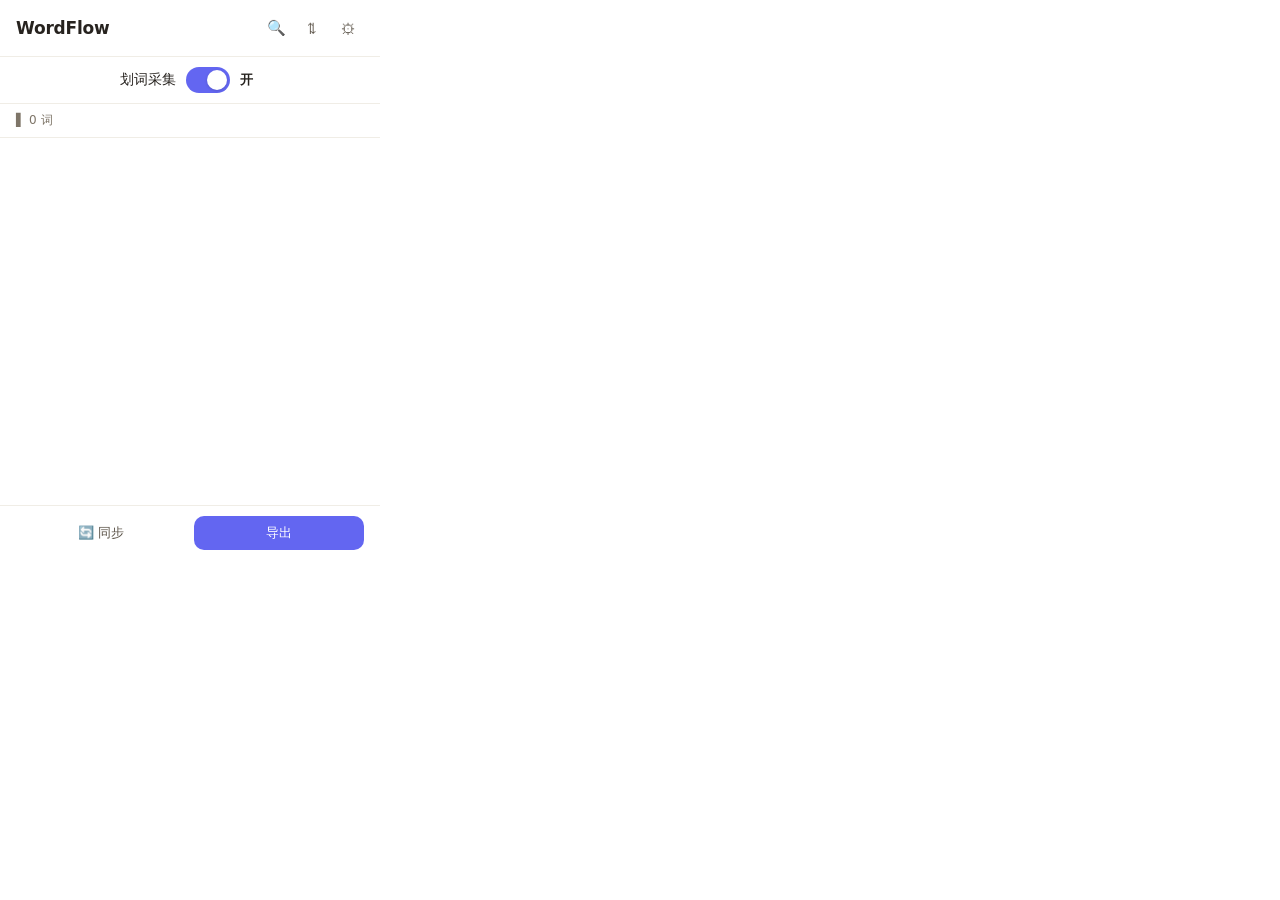
<file: popup/popup.html>
<!DOCTYPE html>
<html lang="zh-CN">
<head>
  <meta charset="UTF-8">
  <meta name="viewport" content="width=380">
  <link rel="stylesheet" href="popup.css">
  <title>WordFlow</title>
</head>
<body>

  <!-- ====== Header ====== -->
  <header id="header">
    <span class="logo">WordFlow</span>
    <div class="header-actions">
      <button class="icon-btn" id="btn-search" title="搜索">🔍</button>
      <button class="icon-btn" id="btn-sort" title="排序">⇅</button>
      <button class="icon-btn" id="btn-settings" title="设置">⚙</button>
    </div>
  </header>

  <!-- ====== Search Bar ====== -->
  <div id="search-bar" class="hidden">
    <input type="text" id="search-input" placeholder="搜索单词或释义...">
    <button id="search-cancel">取消</button>
  </div>

  <!-- ====== Quick Toggle ====== -->
  <div id="quick-toggle">
    <span class="toggle-label">划词采集</span>
    <label class="toggle" id="toggle-switch">
      <input type="checkbox" id="toggle-enabled" checked>
      <span class="toggle-track"></span>
    </label>
    <span class="toggle-status" id="toggle-status-text">开</span>
  </div>

  <!-- ====== Count Bar ====== -->
  <div id="count-bar">▌ <span id="count-text">0</span> 词</div>

  <!-- ====== Word List ====== -->
  <div id="word-list"></div>

  <!-- ====== Empty State ====== -->
  <div id="empty-state" class="hidden">
    <p>选中网页中的英文单词</p>
    <p>即可存入词展</p>
  </div>

  <!-- ====== Footer ====== -->
  <footer id="footer">
    <button id="btn-sync">🔄 同步</button>
    <button id="btn-export">导出</button>
  </footer>

  <!-- ====== Settings Overlay ====== -->
  <div id="settings-overlay" class="hidden">
    <div class="settings-header">
      <span class="settings-title">设置</span>
      <button class="icon-btn" id="settings-close">✕</button>
    </div>
    <div class="settings-body">
      <div class="setting-item">
        <div class="setting-info">
          <div class="setting-label">划词模式</div>
          <div class="setting-desc">选中即弹</div>
        </div>
        <select id="sel-mode">
          <option value="auto">选中即弹</option>
          <option value="disabled">关闭划词</option>
        </select>
      </div>
      <div class="setting-item">
        <div class="setting-info">
          <div class="setting-label">自动发音</div>
          <div class="setting-desc">查词成功后自动播放</div>
        </div>
        <label class="toggle">
          <input type="checkbox" id="auto-speak">
          <span class="toggle-track"></span>
        </label>
      </div>
      <div class="setting-item">
        <div class="setting-info">
          <div class="setting-label">DeepSeek API Key</div>
          <div class="setting-desc">用于语境释义和段落翻译</div>
        </div>
      </div>
      <div style="padding:0 16px 8px">
        <input type="password" id="deepseek-key" class="setting-input" placeholder="sk-...">
      </div>

      <div class="setting-divider"></div>

      <div class="setting-item">
        <div class="setting-info">
          <div class="setting-label">坚果云同步</div>
          <div class="setting-desc">WebDAV 跨设备同步</div>
        </div>
      </div>
      <div style="padding:0 16px 6px">
        <input type="text" id="webdav-user" class="setting-input" placeholder="坚果云账号（邮箱）">
        <input type="password" id="webdav-pass" class="setting-input" placeholder="应用密码（非登录密码）" style="margin-top:6px">
        <div style="display:flex; gap:8px; margin-top:8px">
          <button class="setting-btn" id="btn-test-webdav">测试连接</button>
          <button class="setting-btn setting-btn-primary" id="btn-sync-now">立即同步</button>
        </div>
        <div id="sync-status" class="sync-status"></div>
      </div>

      <div class="setting-divider"></div>

      <div class="setting-item">
        <div class="setting-info">
          <div class="setting-label">导出格式</div>
        </div>
        <select id="sel-export">
          <option value="bubei">不背单词</option>
          <option value="momo">墨墨背单词</option>
          <option value="anki">Anki</option>
          <option value="quizlet">Quizlet</option>
          <option value="txt">通用 TXT</option>
          <option value="csv">通用 CSV</option>
        </select>
      </div>

      <div class="setting-item">
        <div class="setting-info">
          <div class="setting-label">清空复习进度</div>
          <div class="setting-desc">重置所有 SM-2 复习状态</div>
        </div>
        <button class="setting-btn setting-btn-danger" id="btn-clear-reviews">清空</button>
      </div>

      <div class="setting-divider"></div>

      <div class="setting-footer">
        <span>WordFlow v2.0.0</span>
      </div>
    </div>
  </div>

  <script src="popup.js"></script>
</body>
</html>
</file>
<file: popup/popup.css>
/* ========================================
   WordFlow v2 Popup Styles
   380×560px, 与 Android 词展对齐
   ======================================== */

:root {
  --accent: #6366F1;
  --accent-light: #EDF0FF;
  --green: #1A6B5A;
  --green-light: #E8F5F0;
  --surface: #FFFFFF;
  --surface-alt: #FBF9F5;
  --text-primary: #27231F;
  --text-secondary: #5E564B;
  --text-muted: #7E7568;
  --border: #E8E3DA;
  --divider: #F0EDE6;
  --radius-sm: 10px;
  --radius-md: 14px;
  --radius-lg: 18px;
  --font: -apple-system, BlinkMacSystemFont, "Segoe UI", "PingFang SC", "Noto Sans SC", system-ui, sans-serif;
}

* { margin: 0; padding: 0; box-sizing: border-box; }

body {
  width: 380px;
  height: 560px;
  font-family: var(--font);
  background: var(--surface);
  color: var(--text-primary);
  overflow: hidden;
  display: flex;
  flex-direction: column;
  position: relative;
}

.hidden { display: none !important; }

/* ====== Header ====== */

#header {
  display: flex;
  align-items: center;
  justify-content: space-between;
  padding: 12px 16px;
  border-bottom: 1px solid var(--divider);
  flex-shrink: 0;
}

.logo {
  font-size: 17px;
  font-weight: 700;
  letter-spacing: -0.2px;
}

.header-actions {
  display: flex;
  gap: 4px;
}

.icon-btn {
  width: 32px;
  height: 32px;
  border-radius: 8px;
  border: none;
  background: transparent;
  cursor: pointer;
  display: flex;
  align-items: center;
  justify-content: center;
  font-size: 15px;
  color: var(--text-secondary);
  transition: background 0.12s;
}

.icon-btn:hover { background: var(--divider); }

/* ====== Search Bar ====== */

#search-bar {
  display: flex;
  align-items: center;
  padding: 8px 16px;
  border-bottom: 1px solid var(--divider);
  gap: 8px;
  flex-shrink: 0;
}

#search-bar.hidden { display: none; }

#search-input {
  flex: 1;
  border: none;
  outline: none;
  font-size: 14px;
  font-family: var(--font);
  padding: 6px 0;
  background: transparent;
  color: var(--text-primary);
}

#search-input::placeholder { color: var(--text-muted); }

#search-cancel {
  font-size: 13px;
  color: var(--accent);
  cursor: pointer;
  background: none;
  border: none;
  font-family: var(--font);
}

/* ====== Quick Toggle ====== */

#quick-toggle {
  display: flex;
  align-items: center;
  justify-content: center;
  gap: 10px;
  padding: 10px 16px;
  border-bottom: 1px solid var(--divider);
  flex-shrink: 0;
}

.toggle-label {
  font-size: 14px;
  font-weight: 500;
  color: var(--text-primary);
}

.toggle-status {
  font-size: 13px;
  font-weight: 600;
  min-width: 20px;
}

.toggle-status.on { color: var(--accent); }
.toggle-status.off { color: var(--text-muted); }

/* ====== Count Bar ====== */

#count-bar {
  padding: 8px 16px;
  font-size: 12px;
  color: var(--text-muted);
  font-weight: 500;
  border-bottom: 1px solid var(--divider);
  flex-shrink: 0;
}

/* ====== Word List ====== */

#word-list {
  flex: 1;
  overflow-y: auto;
  padding: 4px 0;
}

#empty-state {
  flex: 1;
  display: flex;
  flex-direction: column;
  align-items: center;
  justify-content: center;
  color: var(--text-muted);
  font-size: 14px;
  line-height: 2;
}

.word-item {
  padding: 10px 16px;
  cursor: pointer;
  border-bottom: 1px solid #F5F2EC;
  transition: background 0.12s;
}

.word-item:hover { background: #FBF9F5; }

.word-item.expanded {
  background: var(--accent-light);
}

.word-item-header {
  display: flex;
  align-items: center;
  justify-content: space-between;
}

.word-item-word {
  font-size: 17px;
  font-weight: 500;
  color: var(--text-primary);
}

.word-item.expanded .word-item-word {
  color: var(--accent);
  font-weight: 700;
}

.expand-detail {
  display: none;
  margin-top: 8px;
  padding-top: 8px;
  border-top: 1px solid rgba(0,0,0,0.05);
}

.word-item.expanded .expand-detail {
  display: block;
}

.expand-phonetic {
  font-size: 13px;
  color: var(--text-muted);
  font-style: italic;
  margin-bottom: 6px;
}

.expand-def {
  font-size: 13px;
  color: var(--text-secondary);
  line-height: 1.5;
}

.expand-def .meaning-primary {
  color: var(--green);
  font-weight: 600;
}

.expand-def .meaning-rest {
  color: var(--text-muted);
}

.expand-actions {
  display: flex;
  gap: 6px;
  margin-top: 8px;
}

.expand-actions button {
  font-size: 11px;
  padding: 4px 10px;
  border-radius: 6px;
  border: 1px solid var(--border);
  background: transparent;
  cursor: pointer;
  font-family: var(--font);
  color: var(--text-secondary);
}

.expand-actions button:hover {
  background: var(--divider);
}

/* ====== Footer ====== */

#footer {
  padding: 10px 16px;
  border-top: 1px solid var(--divider);
  display: flex;
  gap: 8px;
  flex-shrink: 0;
}

#footer button {
  flex: 1;
  padding: 8px;
  border-radius: var(--radius-sm);
  font-size: 13px;
  font-weight: 500;
  cursor: pointer;
  font-family: var(--font);
  border: none;
}

#btn-export {
  background: var(--accent);
  color: #fff;
}

#btn-sync {
  background: transparent;
  border: 1px solid var(--border);
  color: var(--text-secondary);
}

/* ====== Settings Overlay ====== */

#settings-overlay {
  position: absolute;
  inset: 0;
  background: var(--surface);
  z-index: 10;
  display: flex;
  flex-direction: column;
  border-radius: var(--radius-lg);
}

#settings-overlay.hidden { display: none; }

.settings-header {
  display: flex;
  align-items: center;
  justify-content: space-between;
  padding: 12px 16px;
  border-bottom: 1px solid var(--divider);
  flex-shrink: 0;
}

.settings-title {
  font-size: 17px;
  font-weight: 700;
}

.settings-body {
  flex: 1;
  overflow-y: auto;
  padding: 8px 0;
}

.setting-item {
  display: flex;
  align-items: center;
  justify-content: space-between;
  padding: 14px 16px;
  gap: 12px;
}

.setting-info {
  flex: 1;
  min-width: 0;
}

.setting-label {
  font-size: 14px;
  font-weight: 500;
  margin-bottom: 2px;
}

.setting-desc {
  font-size: 12px;
  color: var(--text-muted);
}

.setting-input {
  width: 100%;
  padding: 8px 12px;
  border-radius: 8px;
  border: 1px solid var(--border);
  font-size: 13px;
  font-family: var(--font);
  background: var(--surface-alt);
  color: var(--text-primary);
  outline: none;
}

.setting-input:focus {
  border-color: var(--accent);
}

select {
  font-size: 12px;
  padding: 6px 10px;
  border-radius: 6px;
  border: 1px solid var(--border);
  background: var(--surface);
  color: var(--text-secondary);
  font-family: var(--font);
  cursor: pointer;
}

.setting-btn {
  font-size: 12px;
  padding: 6px 14px;
  border-radius: 6px;
  border: 1px solid var(--border);
  background: var(--surface);
  color: var(--accent);
  cursor: pointer;
  font-family: var(--font);
  font-weight: 500;
}

.setting-btn-primary {
  background: var(--accent);
  color: #fff;
  border-color: var(--accent);
}

.setting-btn-danger {
  color: #DC2626;
  border-color: #FECACA;
  background: #FFF5F5;
}

.setting-divider {
  height: 1px;
  background: var(--divider);
  margin: 4px 16px;
}

.sync-status {
  font-size: 12px;
  margin-top: 6px;
  color: var(--text-muted);
}

.sync-status.success { color: var(--green); }
.sync-status.error { color: #DC2626; }

.setting-footer {
  padding: 16px;
  text-align: center;
  font-size: 11px;
  color: var(--text-muted);
  opacity: 0.6;
}

/* ====== Toggle Switch ====== */

.toggle {
  position: relative;
  width: 44px;
  height: 26px;
  cursor: pointer;
  flex-shrink: 0;
}

.toggle input { display: none; }

.toggle-track {
  position: absolute;
  inset: 0;
  background: #E0DCD5;
  border-radius: 13px;
  transition: background 0.2s;
}

.toggle-track::after {
  content: '';
  position: absolute;
  top: 3px;
  left: 3px;
  width: 20px;
  height: 20px;
  background: #fff;
  border-radius: 50%;
  transition: transform 0.2s;
  box-shadow: 0 1px 3px rgba(0,0,0,0.15);
}

.toggle input:checked + .toggle-track {
  background: var(--accent);
}

.toggle input:checked + .toggle-track::after {
  transform: translateX(18px);
}

/* ====== Toast ====== */

#popup-toast {
  position: fixed;
  top: 10px;
  left: 50%;
  transform: translateX(-50%);
  background: #333;
  color: #fff;
  padding: 6px 16px;
  border-radius: 6px;
  font-size: 13px;
  z-index: 100;
  pointer-events: none;
  font-family: var(--font);
}
</file>
